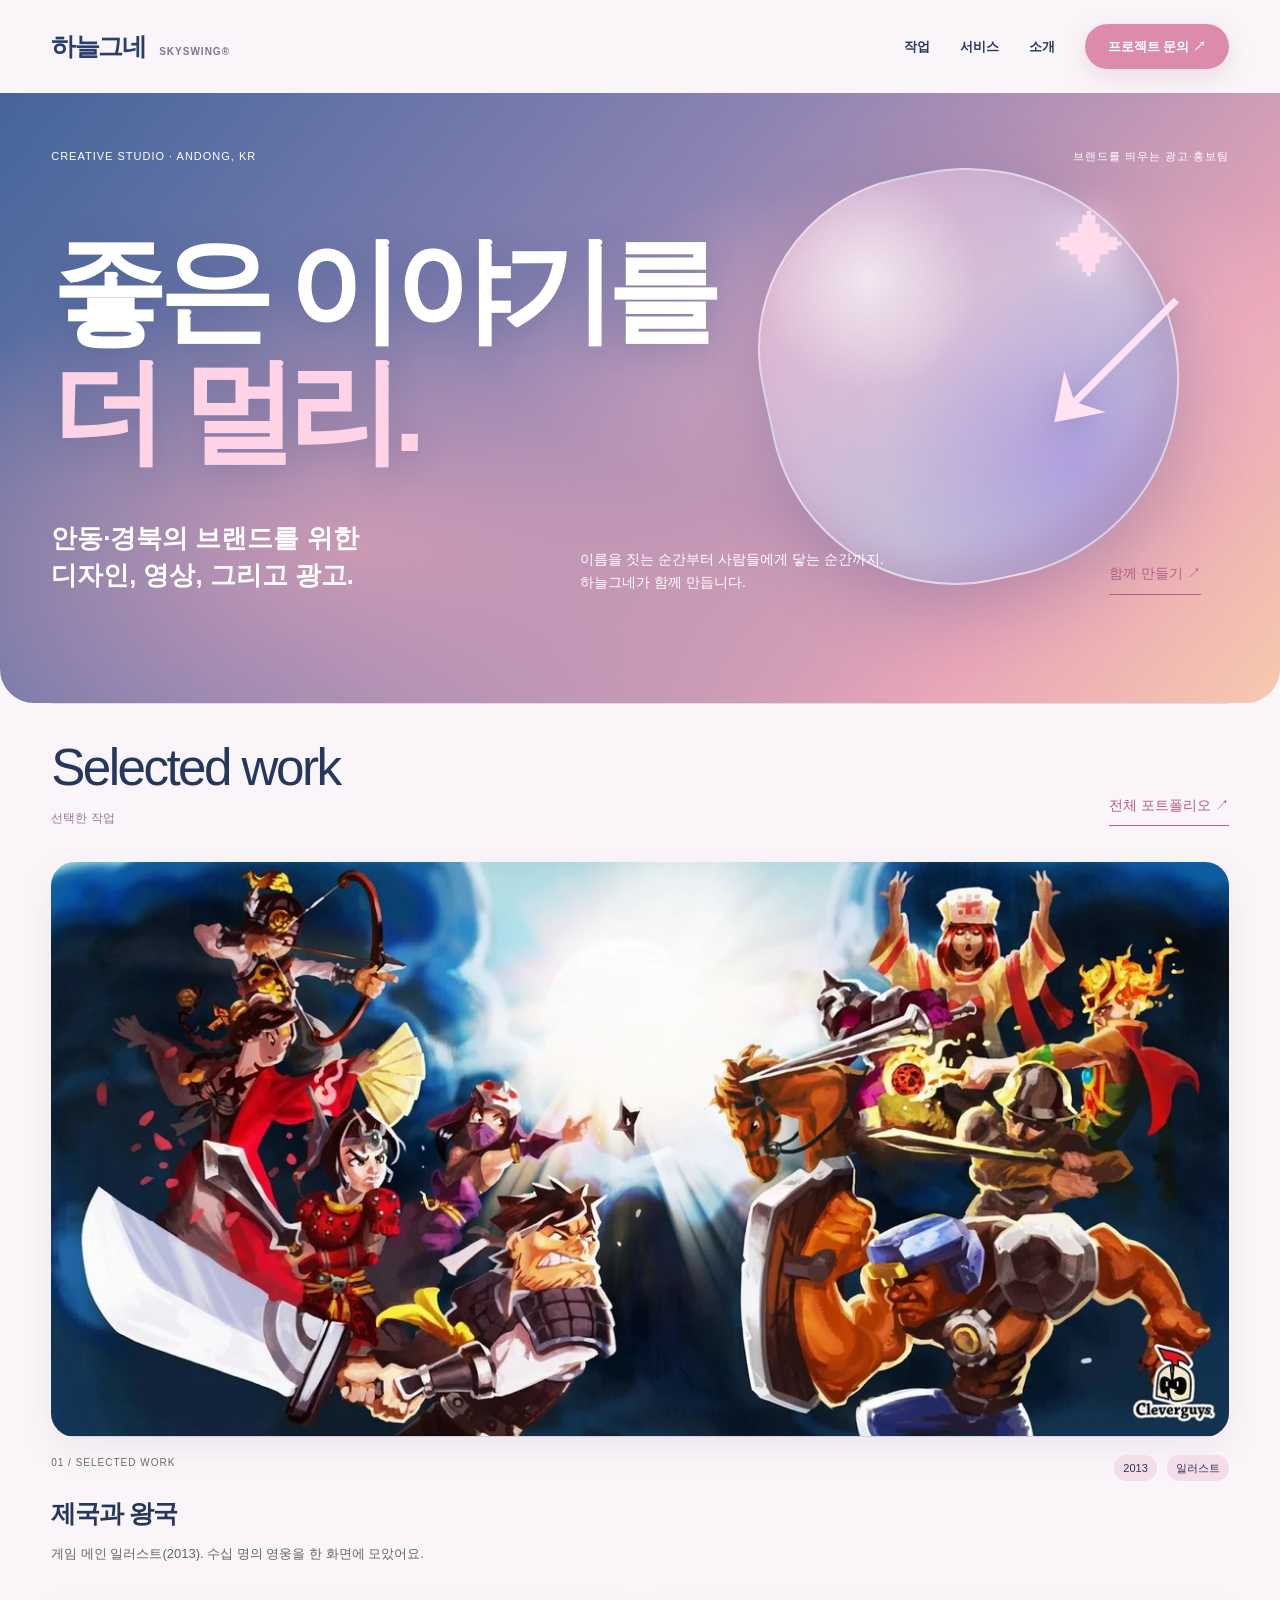
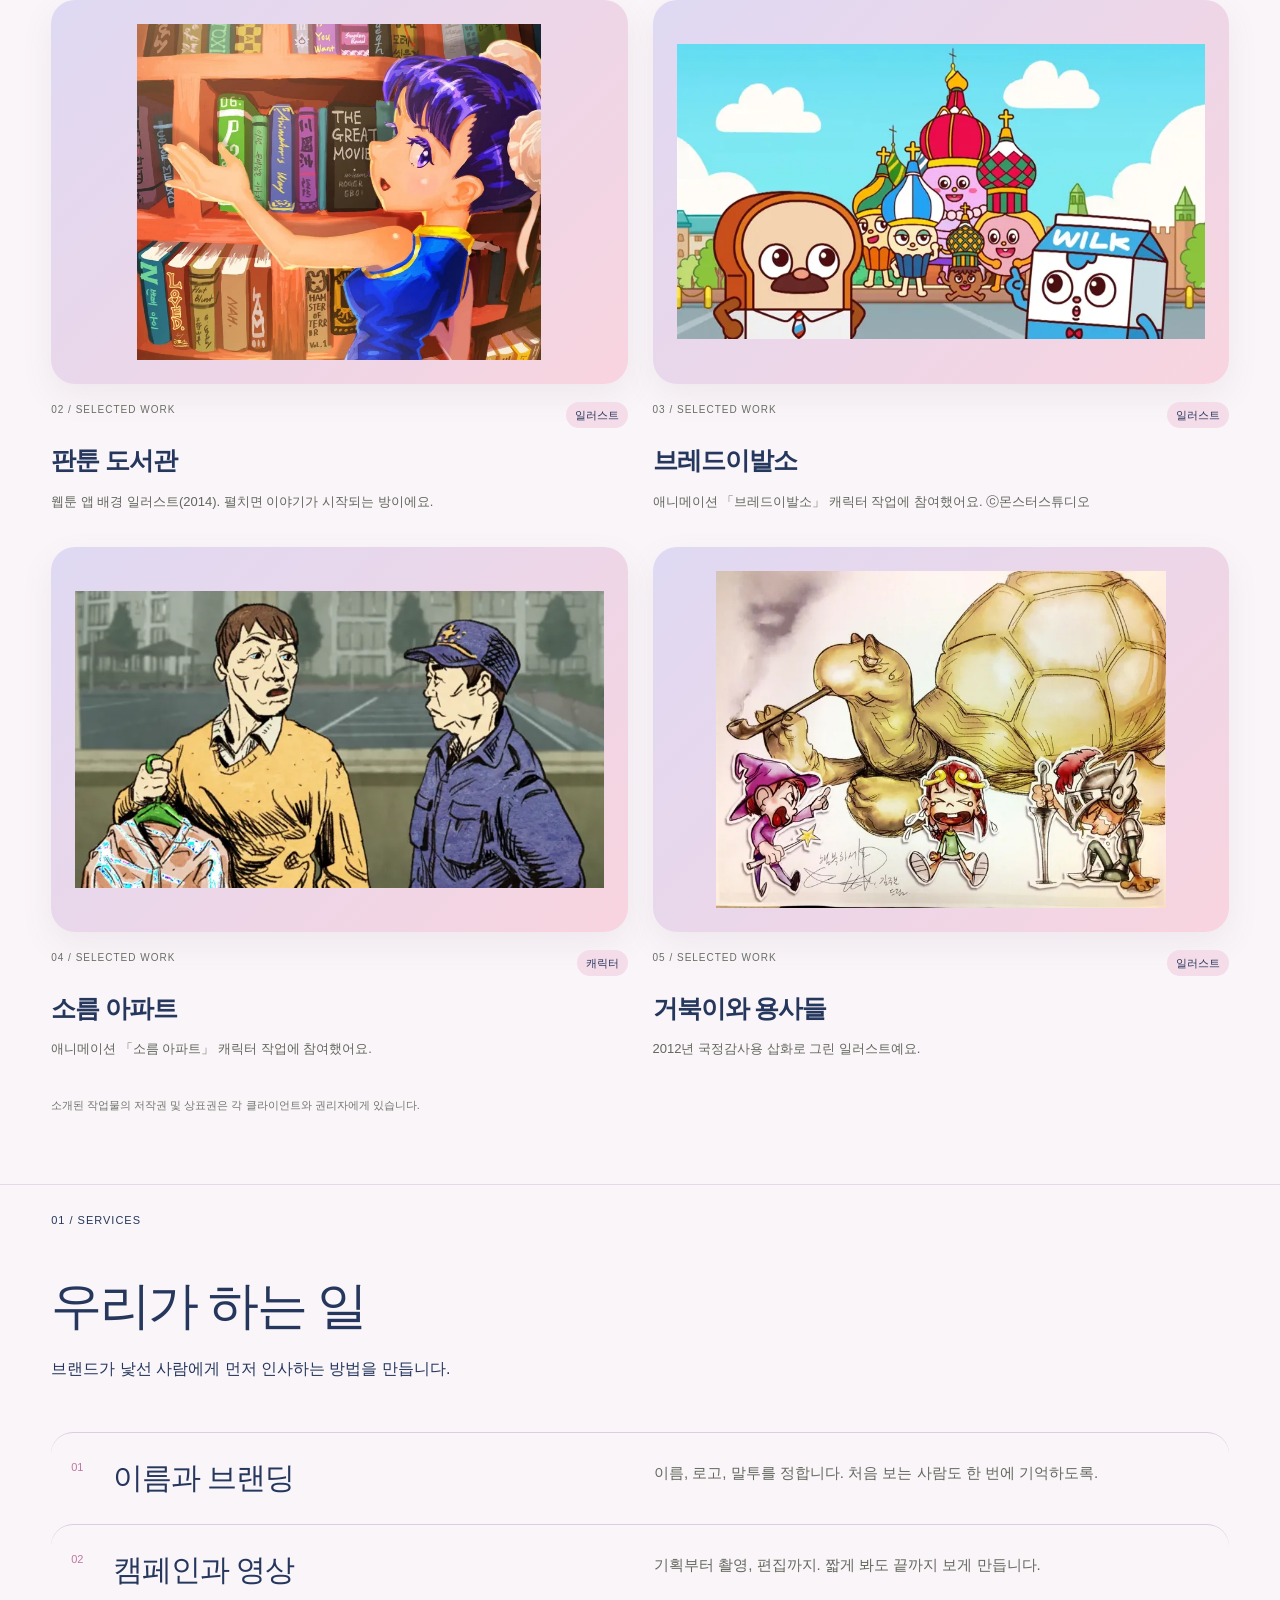
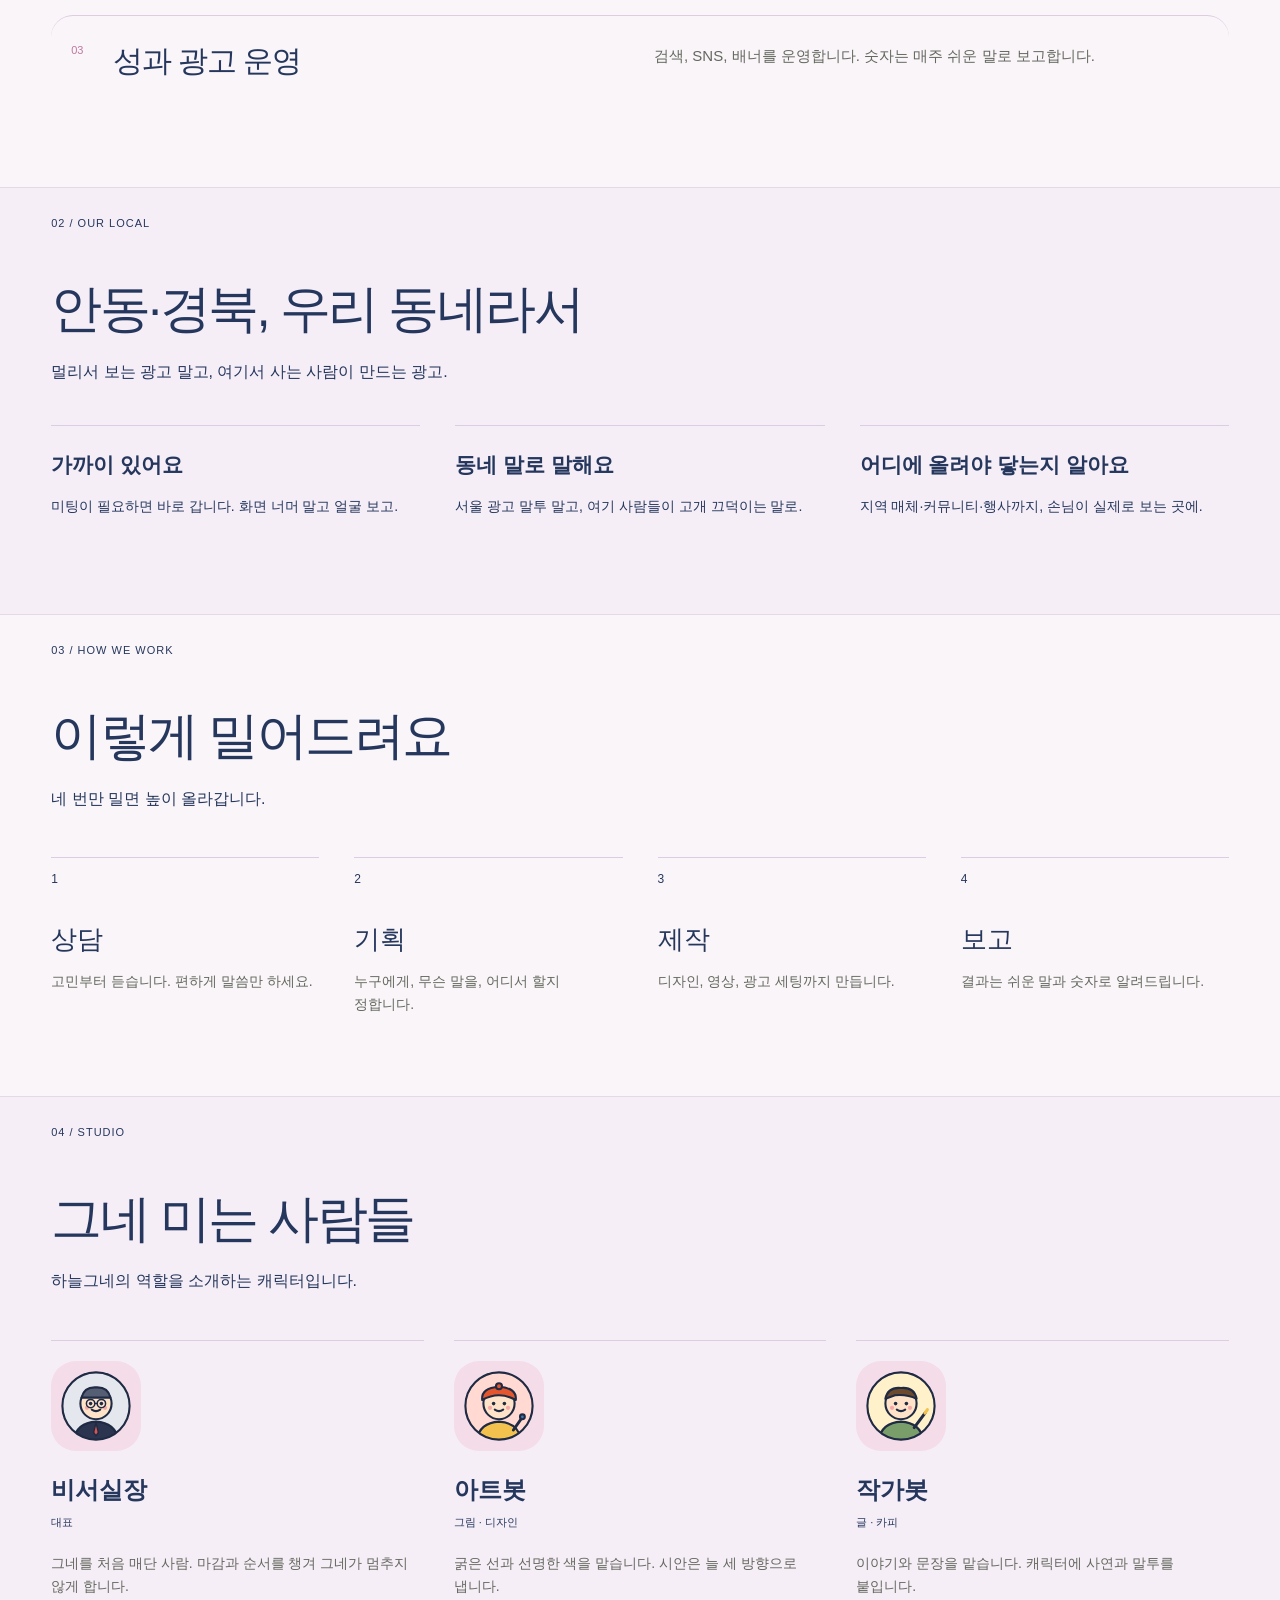
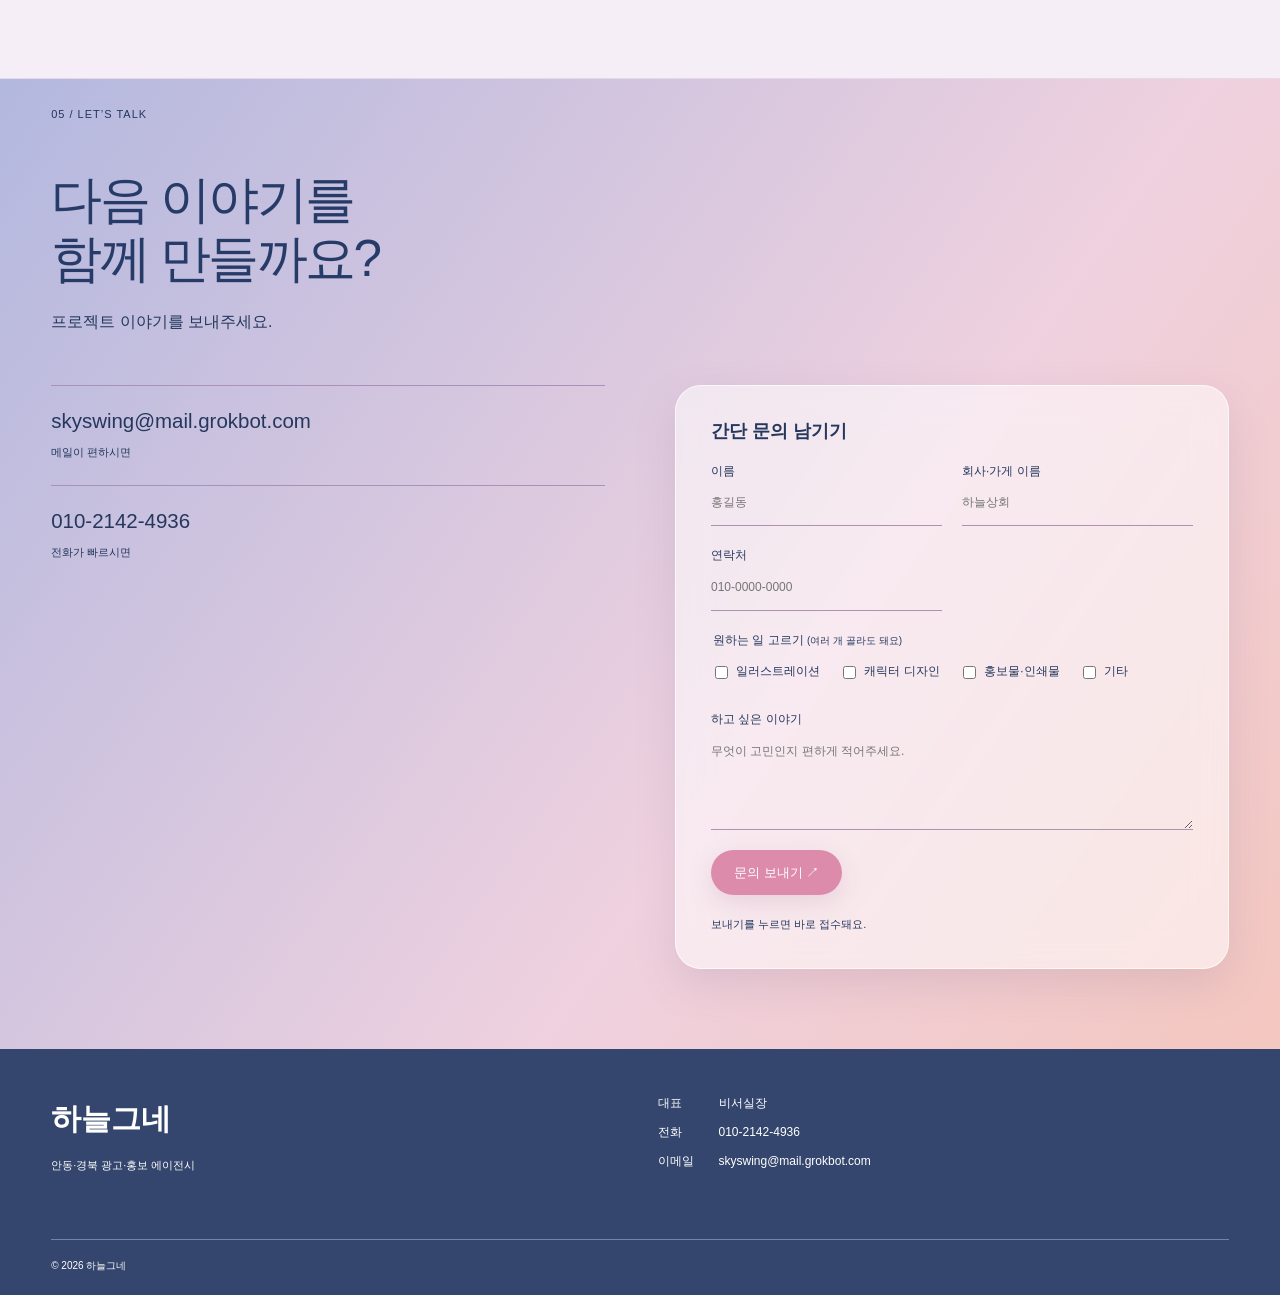
<file: index.html>
<!DOCTYPE html>
<html lang="ko"><head>
<meta charset="utf-8"/>
<meta content="width=device-width, initial-scale=1, viewport-fit=cover" name="viewport"/>
<title>하늘그네 · 안동·경북 광고·홍보 에이전시</title>
<meta content="하늘그네는 안동·경북의 브랜드를 띄우는 광고·홍보 에이전시입니다. 브랜딩, 캠페인·영상, 성과 광고 운영까지. 광고, 한 번 쭉 밀어드립니다." name="description"/>
<meta content="#f3f3ef" name="theme-color"/>
<link href="https://skyswing.jubo.kim/" rel="canonical"/>
<!-- Open Graph / 카카오톡·SNS 공유 미리보기 -->
<meta content="website" property="og:type"/>
<meta content="ko_KR" property="og:locale"/>
<meta content="하늘그네" property="og:site_name"/>
<meta content="https://skyswing.jubo.kim/" property="og:url"/>
<meta content="하늘그네 · 안동·경북 광고·홍보 에이전시" property="og:title"/>
<meta content="광고, 한 번 쭉 밀어드립니다. 안동·경북 브랜드를 위한 브랜딩·캠페인·성과 광고." property="og:description"/>
<!-- TODO: 1200x630 공유 이미지를 만들어 /og-image.png 로 올려주세요 -->
<meta content="https://skyswing.jubo.kim/og-image.png" property="og:image"/>
<meta content="1200" property="og:image:width"/>
<meta content="630" property="og:image:height"/>
<meta content="summary_large_image" name="twitter:card"/>
<link href="assets/favicon.svg" rel="icon" type="image/svg+xml"/>
<link href="assets/apple-touch-icon.png" rel="apple-touch-icon"/>

<link crossorigin="" href="https://fonts.gstatic.com" rel="preconnect"/>


<link href="studio.css?v=20261018-2" rel="stylesheet"/></head><body><a class="skip-link" href="#main">본문으로 건너뛰기</a><header class="site-header"><a class="brand" href="index.html" aria-label="하늘그네 홈">하늘그네<span>SKYSWING®</span></a><nav aria-label="주 메뉴"><a href="index.html#cases">작업</a><a href="index.html#work">서비스</a><a href="index.html#team">소개</a><a class="nav-contact" href="index.html#contact">프로젝트 문의 ↗</a></nav></header><main id="main"><section class="hero wrap"><div class="eyebrow"><span>CREATIVE STUDIO · ANDONG, KR</span><span>브랜드를 띄우는 광고·홍보팀</span></div><h1>좋은 이야기를<br><span>더 멀리.</span><a class="hero-arrow" href="#cases" aria-label="대표 작업 보기">↙</a></h1><div class="hero-bottom"><p>안동·경북의 브랜드를 위한<br>디자인, 영상, 그리고 광고.</p><p>이름을 짓는 순간부터 사람들에게 닿는 순간까지.<br>하늘그네가 함께 만듭니다.</p><a href="#contact" class="text-link">함께 만들기 ↗</a></div></section><section id="cases" class="wrap"><div class="section-heading"><h2>Selected work<span>선택한 작업</span></h2><a class="text-link" href="gallery.html">전체 포트폴리오 ↗</a></div><div class="projects"><figure class="project">
<a aria-label="제국과 왕국 전체 작업 보기" class="slide-img" href="gallery.html"><img alt="동서양 판타지 전사들의 대결을 그린 게임 메인 일러스트" decoding="async" fetchpriority="high" height="585" loading="eager" sizes="(min-width: 1565px) 1440px, 92vw" src="assets/works/w-empire-720.webp" srcset="assets/works/w-empire-720.webp 720w, assets/works/w-empire-1200.webp 1200w" width="1200"/></a>
<figcaption><span class="project-index">01 / SELECTED WORK</span>
<p class="meta"><span class="chip">2013</span><span class="chip illu">일러스트</span></p>
<h3>제국과 왕국</h3>
<p class="desc">게임 메인 일러스트(2013). 수십 명의 영웅을 한 화면에 모았어요.</p>
</figcaption>
</figure><figure class="project">
<a aria-label="판툰 도서관 전체 작업 보기" class="slide-img" href="gallery.html"><img alt="밝은 만화풍 도서관 배경 그림" decoding="async" height="999" loading="lazy" sizes="(min-width: 760px) 46vw, 92vw" src="assets/works/w-library-720.webp" srcset="assets/works/w-library-720.webp 720w, assets/works/w-library-1200.webp 1200w" width="1200"/></a>
<figcaption><span class="project-index">02 / SELECTED WORK</span>
<p class="meta"><span class="chip illu">일러스트</span></p>
<h3>판툰 도서관</h3>
<p class="desc">웹툰 앱 배경 일러스트(2014). 펼치면 이야기가 시작되는 방이에요.</p>
</figcaption>
</figure><figure class="project">
<a aria-label="브레드이발소 전체 작업 보기" class="slide-img" href="gallery.html"><img alt="애니메이션 브레드이발소 장면: 브레드와 윌크가 성당 앞에 서 있는 모습" decoding="async" height="671" loading="lazy" sizes="(min-width: 760px) 46vw, 92vw" src="assets/works/c-bread-720.webp" srcset="assets/works/c-bread-720.webp 720w, assets/works/c-bread-1200.webp 1200w" width="1200"/></a>
<figcaption><span class="project-index">03 / SELECTED WORK</span>
<p class="meta"><span class="chip illu">일러스트</span></p>
<h3>브레드이발소</h3>
<p class="desc">애니메이션 「브레드이발소」 캐릭터 작업에 참여했어요. ⓒ몬스터스튜디오</p>
</figcaption>
</figure><figure class="project">
<a aria-label="소름 아파트 전체 작업 보기" class="slide-img" href="gallery.html"><img alt="애니메이션 소름 아파트 세탁소의 두 남성 캐릭터가 대화하는 장면" decoding="async" height="675" loading="lazy" sizes="(min-width: 760px) 46vw, 92vw" src="assets/works/c-goosebumps-720.webp" srcset="assets/works/c-goosebumps-720.webp 720w, assets/works/c-goosebumps-1200.webp 1200w" width="1200"/></a>
<figcaption><span class="project-index">04 / SELECTED WORK</span>
<p class="meta"><span class="chip char">캐릭터</span></p>
<h3>소름 아파트</h3>
<p class="desc">애니메이션 「소름 아파트」 캐릭터 작업에 참여했어요.</p>
</figcaption>
</figure><figure class="project">
<a aria-label="거북이와 용사들 전체 작업 보기" class="slide-img" href="gallery.html"><img alt="거대한 거북이 앞에서 화를 내는 세 명의 게임 용사 캐릭터 일러스트" decoding="async" height="896" loading="lazy" sizes="(min-width: 760px) 46vw, 92vw" src="assets/works/c-turtle-720.webp" srcset="assets/works/c-turtle-720.webp 720w, assets/works/c-turtle-1200.webp 1200w" width="1200"/></a>
<figcaption><span class="project-index">05 / SELECTED WORK</span>
<p class="meta"><span class="chip illu">일러스트</span></p>
<h3>거북이와 용사들</h3>
<p class="desc">2012년 국정감사용 삽화로 그린 일러스트예요.</p>
</figcaption>
</figure></div><p class="rights">소개된 작업물의 저작권 및 상표권은 각 클라이언트와 권리자에게 있습니다.</p></section><section class="sheet" id="work"><div class="section-label wrap">01 / SERVICES</div><div class="wrap">
<h2>우리가 하는 일</h2>
<p>브랜드가 낯선 사람에게 먼저 인사하는 방법을 만듭니다.</p>
<div class="cards">
<div class="card"><h3>이름과 브랜딩</h3><p>이름, 로고, 말투를 정합니다. 처음 보는 사람도 한 번에 기억하도록.</p></div>
<div class="card"><h3>캠페인과 영상</h3><p>기획부터 촬영, 편집까지. 짧게 봐도 끝까지 보게 만듭니다.</p></div>
<div class="card"><h3>성과 광고 운영</h3><p>검색, SNS, 배너를 운영합니다. 숫자는 매주 쉬운 말로 보고합니다.</p></div>
</div>
</div></section><section class="sheet" id="local"><div class="section-label wrap">02 / OUR LOCAL</div><div class="wrap">
<div class="hd"><h2>안동·경북, 우리 동네라서</h2></div>
<p class="lead">멀리서 보는 광고 말고, 여기서 사는 사람이 만드는 광고.</p>
<div class="local">

<ul class="points">
<li><b>가까이 있어요</b>미팅이 필요하면 바로 갑니다. 화면 너머 말고 얼굴 보고.</li>
<li><b>동네 말로 말해요</b>서울 광고 말투 말고, 여기 사람들이 고개 끄덕이는 말로.</li>
<li><b>어디에 올려야 닿는지 알아요</b>지역 매체·커뮤니티·행사까지, 손님이 실제로 보는 곳에.</li>
</ul>
</div>
</div></section><section class="sheet" id="process"><div class="section-label wrap">03 / HOW WE WORK</div><div class="wrap">
<h2>이렇게 밀어드려요</h2>
<p class="lead">네 번만 밀면 높이 올라갑니다.</p>
<ol class="steps">
<li class="step"><span class="n">1</span><h3>상담</h3><p>고민부터 듣습니다. 편하게 말씀만 하세요.</p></li>
<li class="step"><span class="n">2</span><h3>기획</h3><p>누구에게, 무슨 말을, 어디서 할지 정합니다.</p></li>
<li class="step"><span class="n">3</span><h3>제작</h3><p>디자인, 영상, 광고 세팅까지 만듭니다.</p></li>
<li class="step"><span class="n">4</span><h3>보고</h3><p>결과는 쉬운 말과 숫자로 알려드립니다.</p></li>
</ol>
</div></section><section class="sheet tint" id="team"><div class="section-label wrap">04 / STUDIO</div><div class="wrap">
<div class="hd"><h2>그네 미는 사람들</h2></div>
<p class="lead">하늘그네의 역할을 소개하는 캐릭터입니다.</p>
<div class="team">
<div class="member boss">
<img alt="비서실장 캐릭터 그림" class="av" height="116" src="assets/team/chief.svg" width="116"/>
<h3>비서실장</h3>
<span class="role">대표</span>
<p>그네를 처음 매단 사람. 마감과 순서를 챙겨 그네가 멈추지 않게 합니다.</p>
</div>
<div class="member">
<img alt="아트봇 캐릭터 그림" class="av" height="116" src="assets/team/artbot.svg" width="116"/>
<h3>아트봇</h3>
<span class="role">그림 · 디자인</span>
<p>굵은 선과 선명한 색을 맡습니다. 시안은 늘 세 방향으로 냅니다.</p>
</div>
<div class="member">
<img alt="작가봇 캐릭터 그림" class="av" height="116" src="assets/team/writerbot.svg" width="116"/>
<h3>작가봇</h3>
<span class="role">글 · 카피</span>
<p>이야기와 문장을 맡습니다. 캐릭터에 사연과 말투를 붙입니다.</p>
</div>
</div>
</div></section><section class="sheet contact" id="contact"><div class="section-label wrap">05 / LET’S TALK</div><div class="wrap">
<h2>다음 이야기를
함께 만들까요?</h2>
<p class="lead">프로젝트 이야기를 보내주세요.</p>
<div class="contact-grid">
<div class="ways">
<a class="way mail" href="mailto:skyswing@mail.grokbot.com"><span class="ic">✉️</span><span>skyswing@mail.grokbot.com<small>메일이 편하시면</small></span></a>
<a class="way tel" href="tel:+821021424936"><span class="ic">📞</span><span><span>010-2142-4936</span><small>전화가 빠르시면</small></span></a>
</div>
<form class="inq" id="inq" novalidate="">
<h3>간단 문의 남기기</h3>
<div class="row2">
<label>이름<input autocomplete="name" name="name" placeholder="홍길동"/></label>
<label>회사·가게 이름<input autocomplete="organization" name="company" placeholder="하늘상회"/></label>
</div>
<div class="row2">
<label>연락처<input autocomplete="tel" name="phone" placeholder="010-0000-0000" type="tel"/></label>
</div>
<fieldset class="picks"><legend>원하는 일 고르기 <small>(여러 개 골라도 돼요)</small></legend>
<label class="pick"><input name="want" type="checkbox" value="일러스트레이션"/><span>일러스트레이션</span></label>
<label class="pick"><input name="want" type="checkbox" value="캐릭터 디자인"/><span>캐릭터 디자인</span></label>
<label class="pick"><input name="want" type="checkbox" value="홍보물·인쇄물"/><span>홍보물·인쇄물</span></label>
<label class="pick"><input name="want" type="checkbox" value="기타"/><span>기타</span></label>
</fieldset>
<label>하고 싶은 이야기<textarea name="msg" placeholder="무엇이 고민인지 편하게 적어주세요."></textarea></label>
<button class="btn" type="submit">문의 보내기 ↗</button>
<p aria-live="polite" class="fine" role="status">보내기를 누르면 바로 접수돼요.</p>
</form>
</div>
</div></section><footer class="foot">
<div class="in">
<div class="name">하늘그네<small>안동·경북 광고·홍보 에이전시</small></div>
<dl>
<dt>대표</dt><dd>비서실장</dd>
<dt>전화</dt><dd><a href="tel:+821021424936">010-2142-4936</a></dd>
<dt>이메일</dt><dd><a href="mailto:skyswing@mail.grokbot.com">skyswing@mail.grokbot.com</a></dd>
</dl>
<div class="copy"><span>© 2026 하늘그네</span></div>
</div>
</footer></main><script>/* 간단 문의: Web3Forms로 바로 접수 (skyswing@mail.grokbot.com) */
(function(){
  var f=document.getElementById('inq'),b=f.querySelector('button'),note=f.querySelector('.fine');
  f.addEventListener('submit',function(e){
    e.preventDefault();
    var v=function(n){return (f.elements[n].value||'').trim();};
    if(!v('name')||!(v('phone')||v('msg'))){note.textContent='이름과 연락처(또는 내용)를 적어 주세요.';return;}
    b.disabled=true;note.textContent='보내는 중이에요…';
    fetch('https://api.web3forms.com/submit',{method:'POST',headers:{'Content-Type':'application/json','Accept':'application/json'},
      body:JSON.stringify({access_key:'ccf8f8a4-c99c-4911-995d-a8d979423d2a',subject:'[하늘그네 문의] '+(v('company')||v('name')),from_name:'하늘그네 홈페이지','이름':v('name'),'회사·가게':v('company'),'연락처':v('phone'),'원하는 일':[].slice.call(f.querySelectorAll('input[name=want]:checked')).map(function(x){return x.value;}).join(', ')||'선택 안 함','내용':v('msg')})})
    .then(function(r){return r.json();}).then(function(d){
      if(d.success==='true'||d.success===true){f.reset();note.textContent='잘 받았어요! 하루 안에 연락드릴게요.';}
      else throw 0;
    }).catch(function(){note.innerHTML='전송이 안 됐어요. <a href="mailto:skyswing@mail.grokbot.com">skyswing@mail.grokbot.com</a>으로 메일 주세요.';})
    .then(function(){b.disabled=false;});
  });
})();
</script></body></html>
</file>
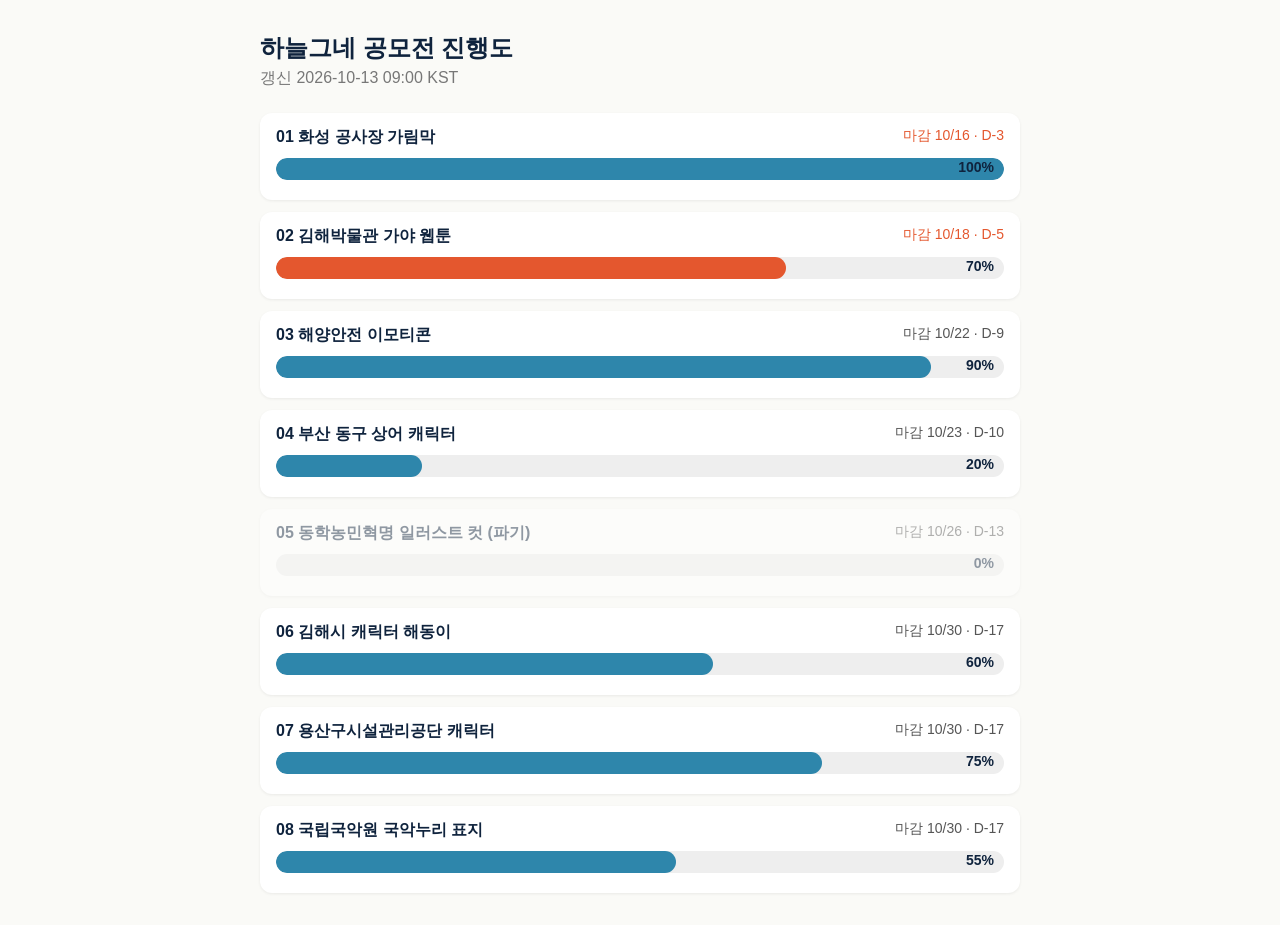
<file: progress-page/index.html>
<!doctype html><html lang="ko"><head><meta charset="utf-8"><meta name="viewport" content="width=device-width,initial-scale=1"><title>하늘그네 공모전 진행도</title>
<style>body{font-family:-apple-system,"Apple SD Gothic Neo","Noto Sans KR",sans-serif;max-width:760px;margin:32px auto;padding:0 16px;color:#0F233D;background:#fafaf7}h1{font-size:24px;margin:0}.up{color:#777;margin:4px 0 24px}
.row{background:#fff;border-radius:12px;padding:14px 16px;margin-bottom:12px;box-shadow:0 1px 3px #0001}.dead{opacity:.45}.hd{display:flex;justify-content:space-between;gap:8px;flex-wrap:wrap}.dl{font-size:14px}
.bar{position:relative;height:22px;background:#eee;border-radius:11px;margin:10px 0 6px;overflow:hidden}.fill{height:100%;border-radius:11px}.bar span{position:absolute;right:10px;top:1px;font-size:14px;font-weight:700}.nt{font-size:14px;color:#555}</style></head>
<body><h1>하늘그네 공모전 진행도</h1><p class="up">갱신 2026-10-13 09:00 KST</p><div class="row"><div class="hd"><b>01 화성 공사장 가림막</b><span class="dl" style="color:#e4572e">마감 10/16 · D-3</span></div>
<div class="bar"><div class="fill" style="width:100%;background:#2e86ab"></div><span>100%</span></div></div><div class="row"><div class="hd"><b>02 김해박물관 가야 웹툰</b><span class="dl" style="color:#e4572e">마감 10/18 · D-5</span></div>
<div class="bar"><div class="fill" style="width:70%;background:#e4572e"></div><span>70%</span></div></div><div class="row"><div class="hd"><b>03 해양안전 이모티콘</b><span class="dl" style="color:#555">마감 10/22 · D-9</span></div>
<div class="bar"><div class="fill" style="width:90%;background:#2e86ab"></div><span>90%</span></div></div><div class="row"><div class="hd"><b>04 부산 동구 상어 캐릭터</b><span class="dl" style="color:#555">마감 10/23 · D-10</span></div>
<div class="bar"><div class="fill" style="width:20%;background:#2e86ab"></div><span>20%</span></div></div><div class="row dead"><div class="hd"><b>05 동학농민혁명 일러스트 컷 (파기)</b><span class="dl" style="color:#555">마감 10/26 · D-13</span></div>
<div class="bar"><div class="fill" style="width:0%;background:#bbb"></div><span>0%</span></div></div><div class="row"><div class="hd"><b>06 김해시 캐릭터 해동이</b><span class="dl" style="color:#555">마감 10/30 · D-17</span></div>
<div class="bar"><div class="fill" style="width:60%;background:#2e86ab"></div><span>60%</span></div></div><div class="row"><div class="hd"><b>07 용산구시설관리공단 캐릭터</b><span class="dl" style="color:#555">마감 10/30 · D-17</span></div>
<div class="bar"><div class="fill" style="width:75%;background:#2e86ab"></div><span>75%</span></div></div><div class="row"><div class="hd"><b>08 국립국악원 국악누리 표지</b><span class="dl" style="color:#555">마감 10/30 · D-17</span></div>
<div class="bar"><div class="fill" style="width:55%;background:#2e86ab"></div><span>55%</span></div></div></body></html>
</file>
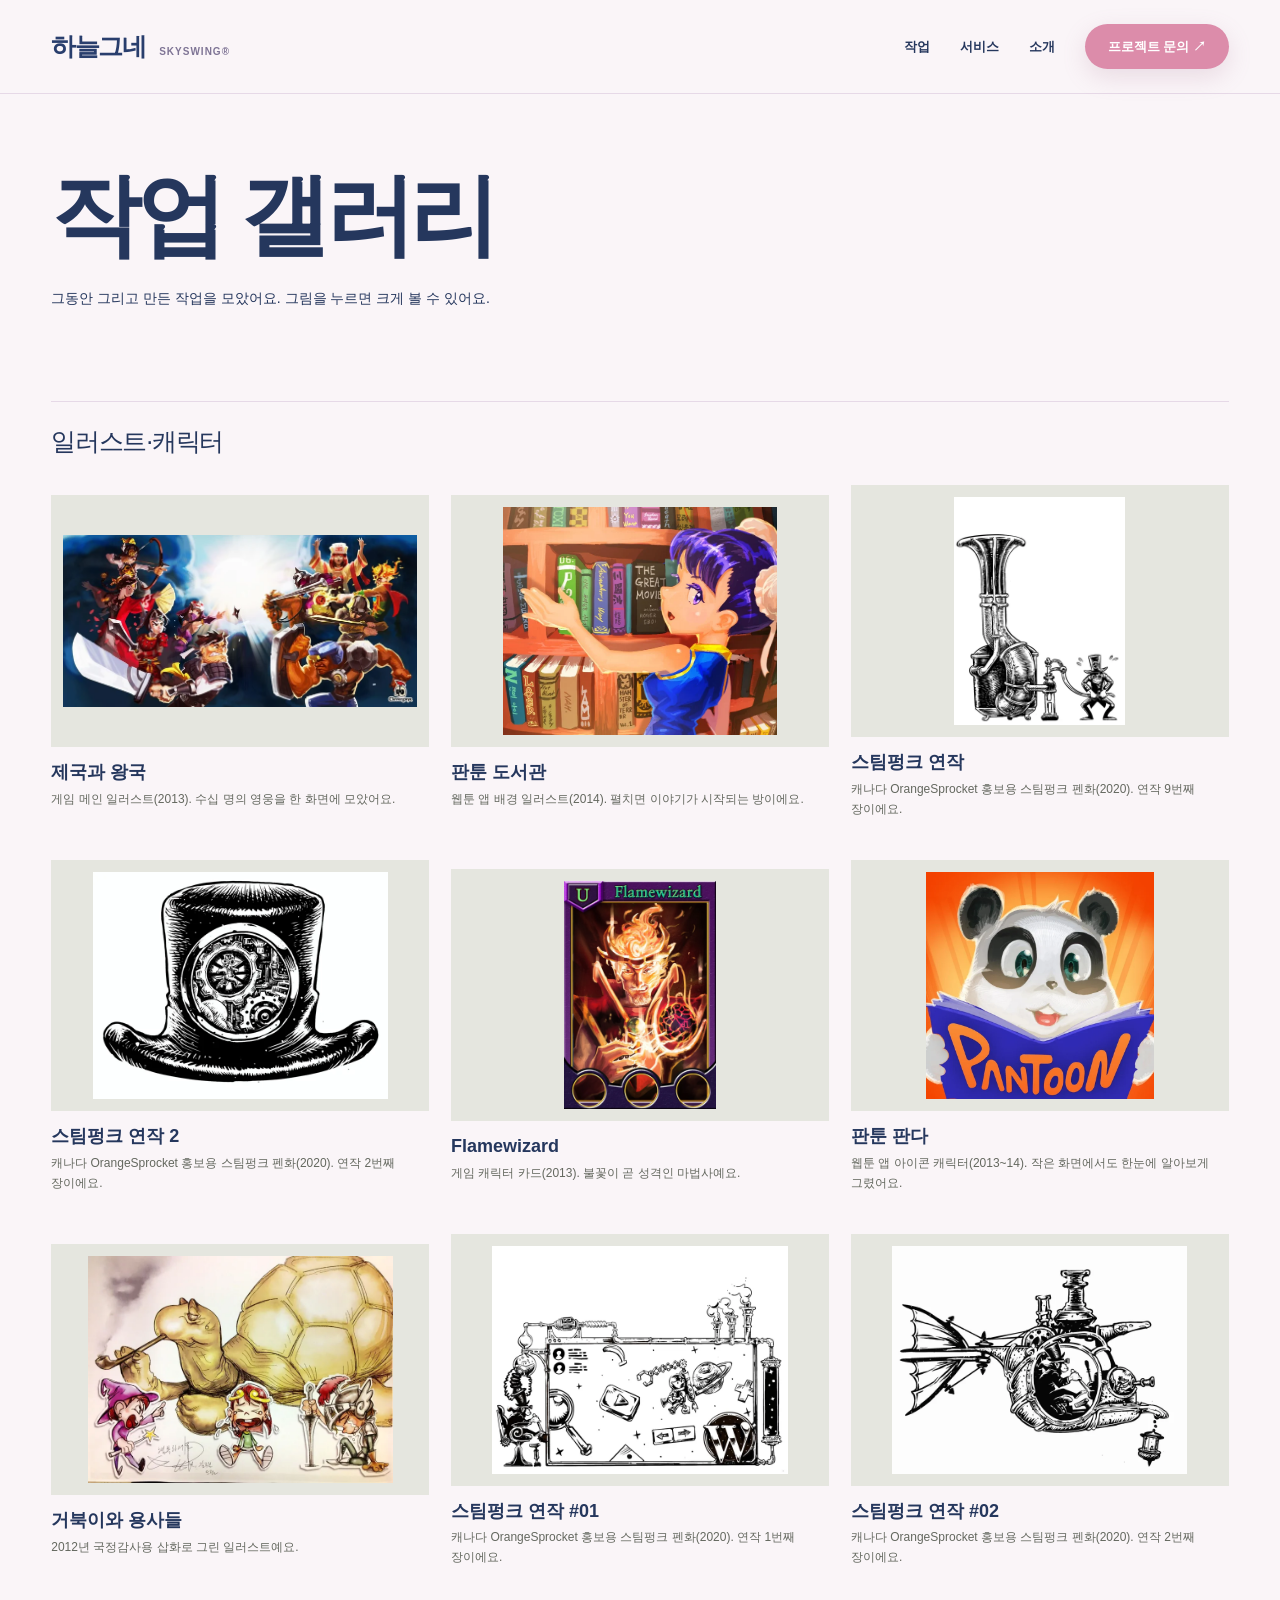
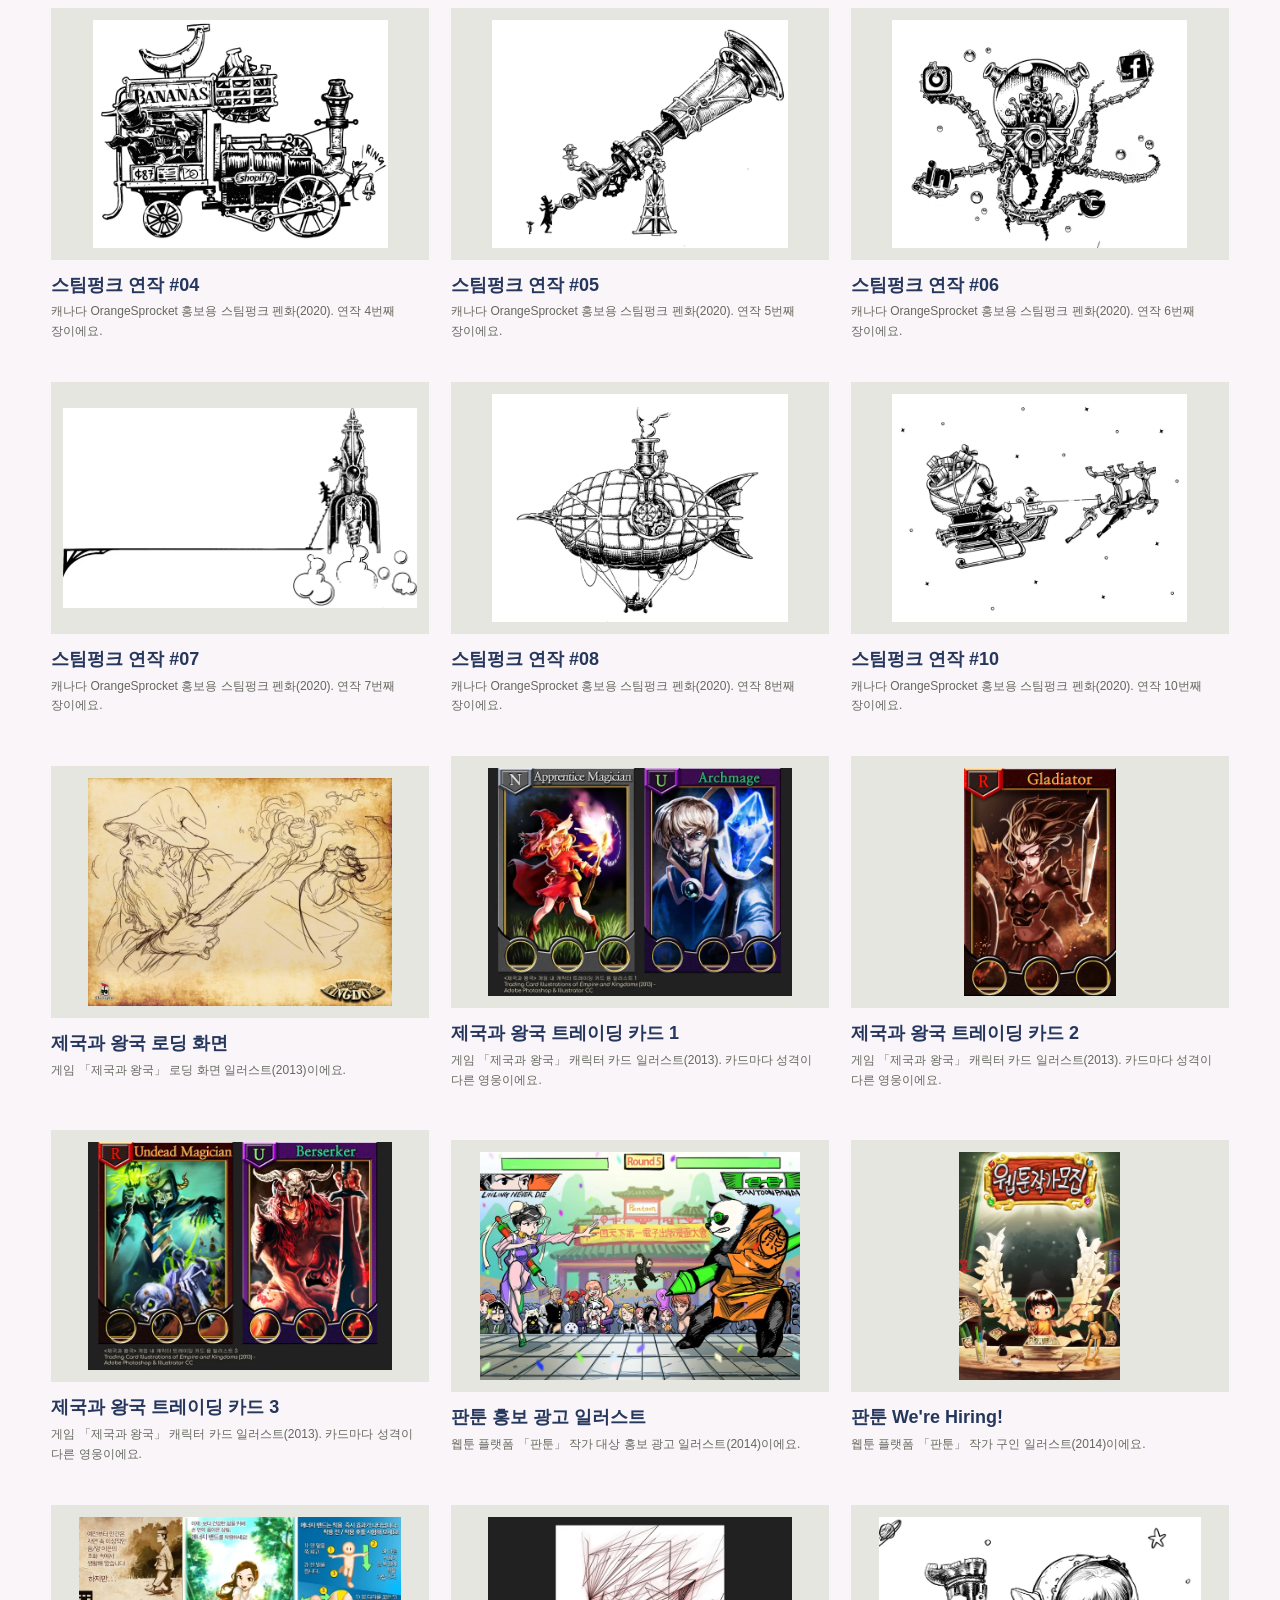
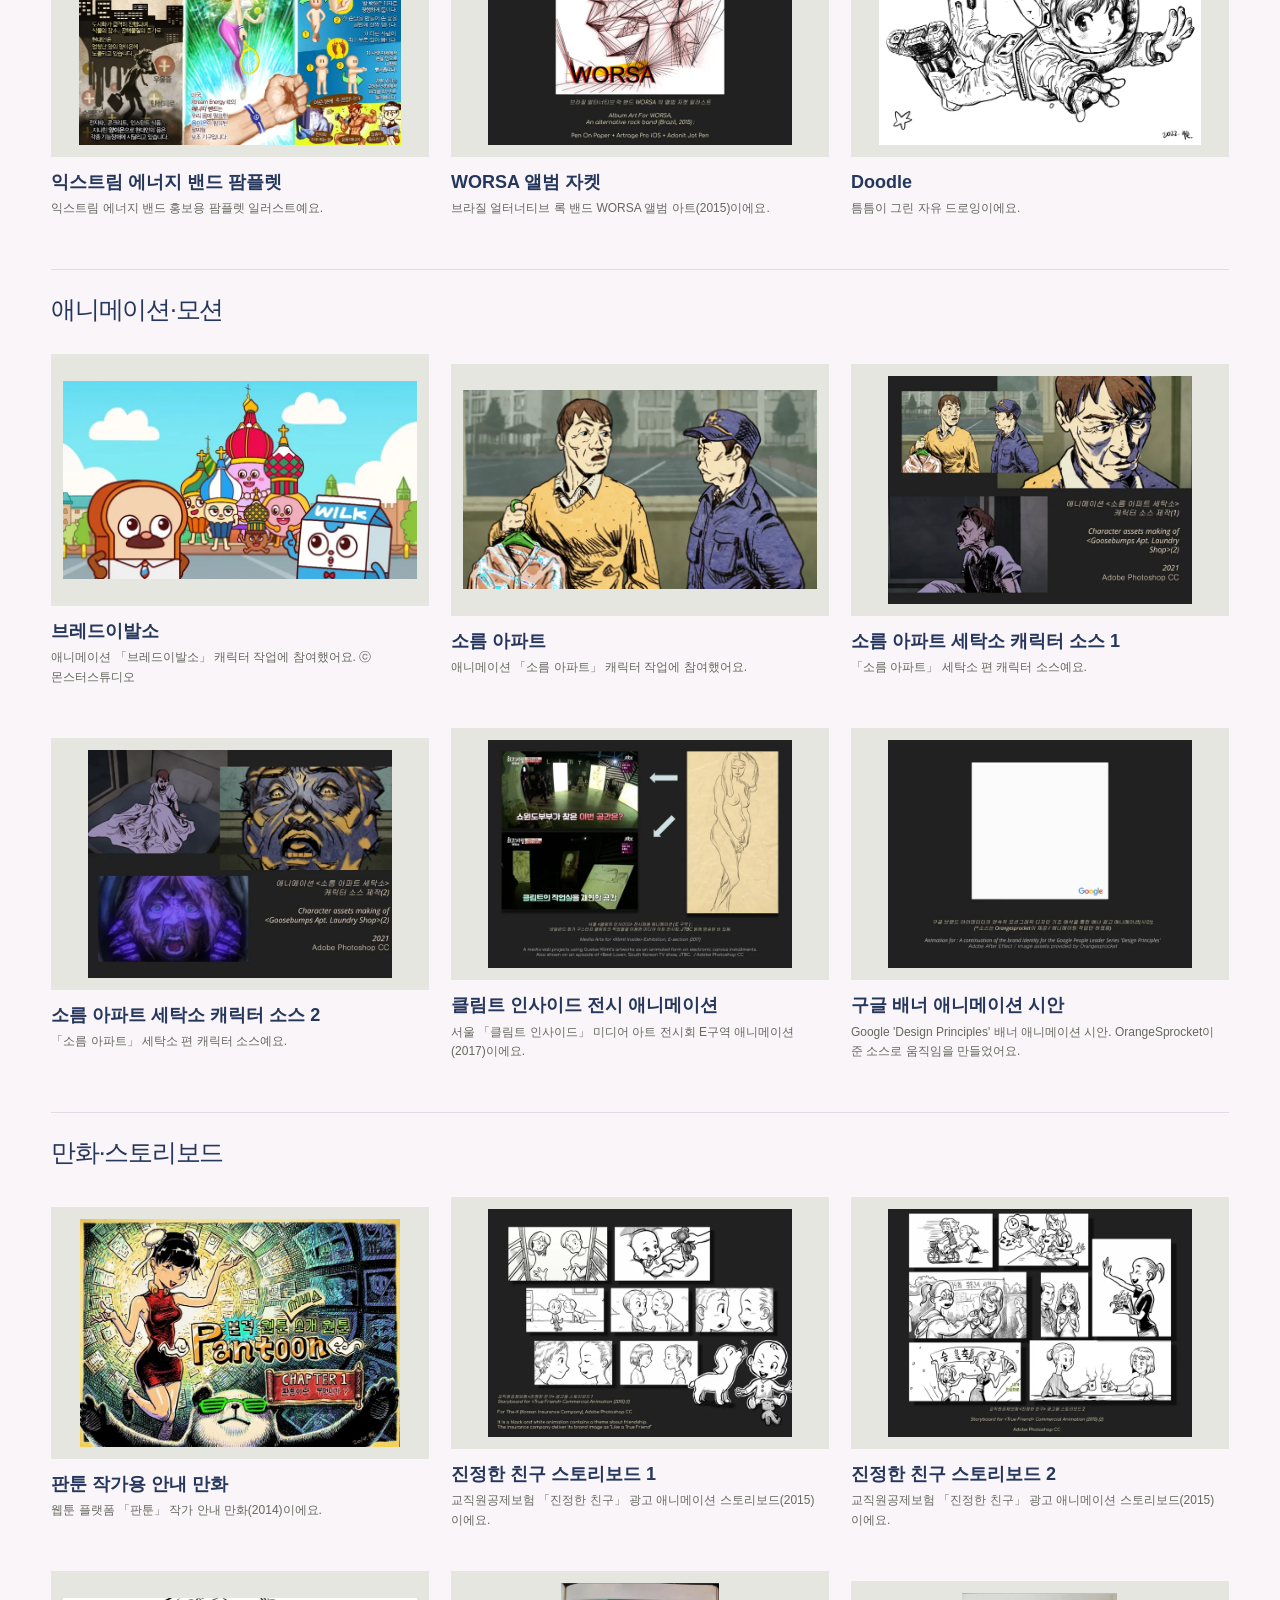
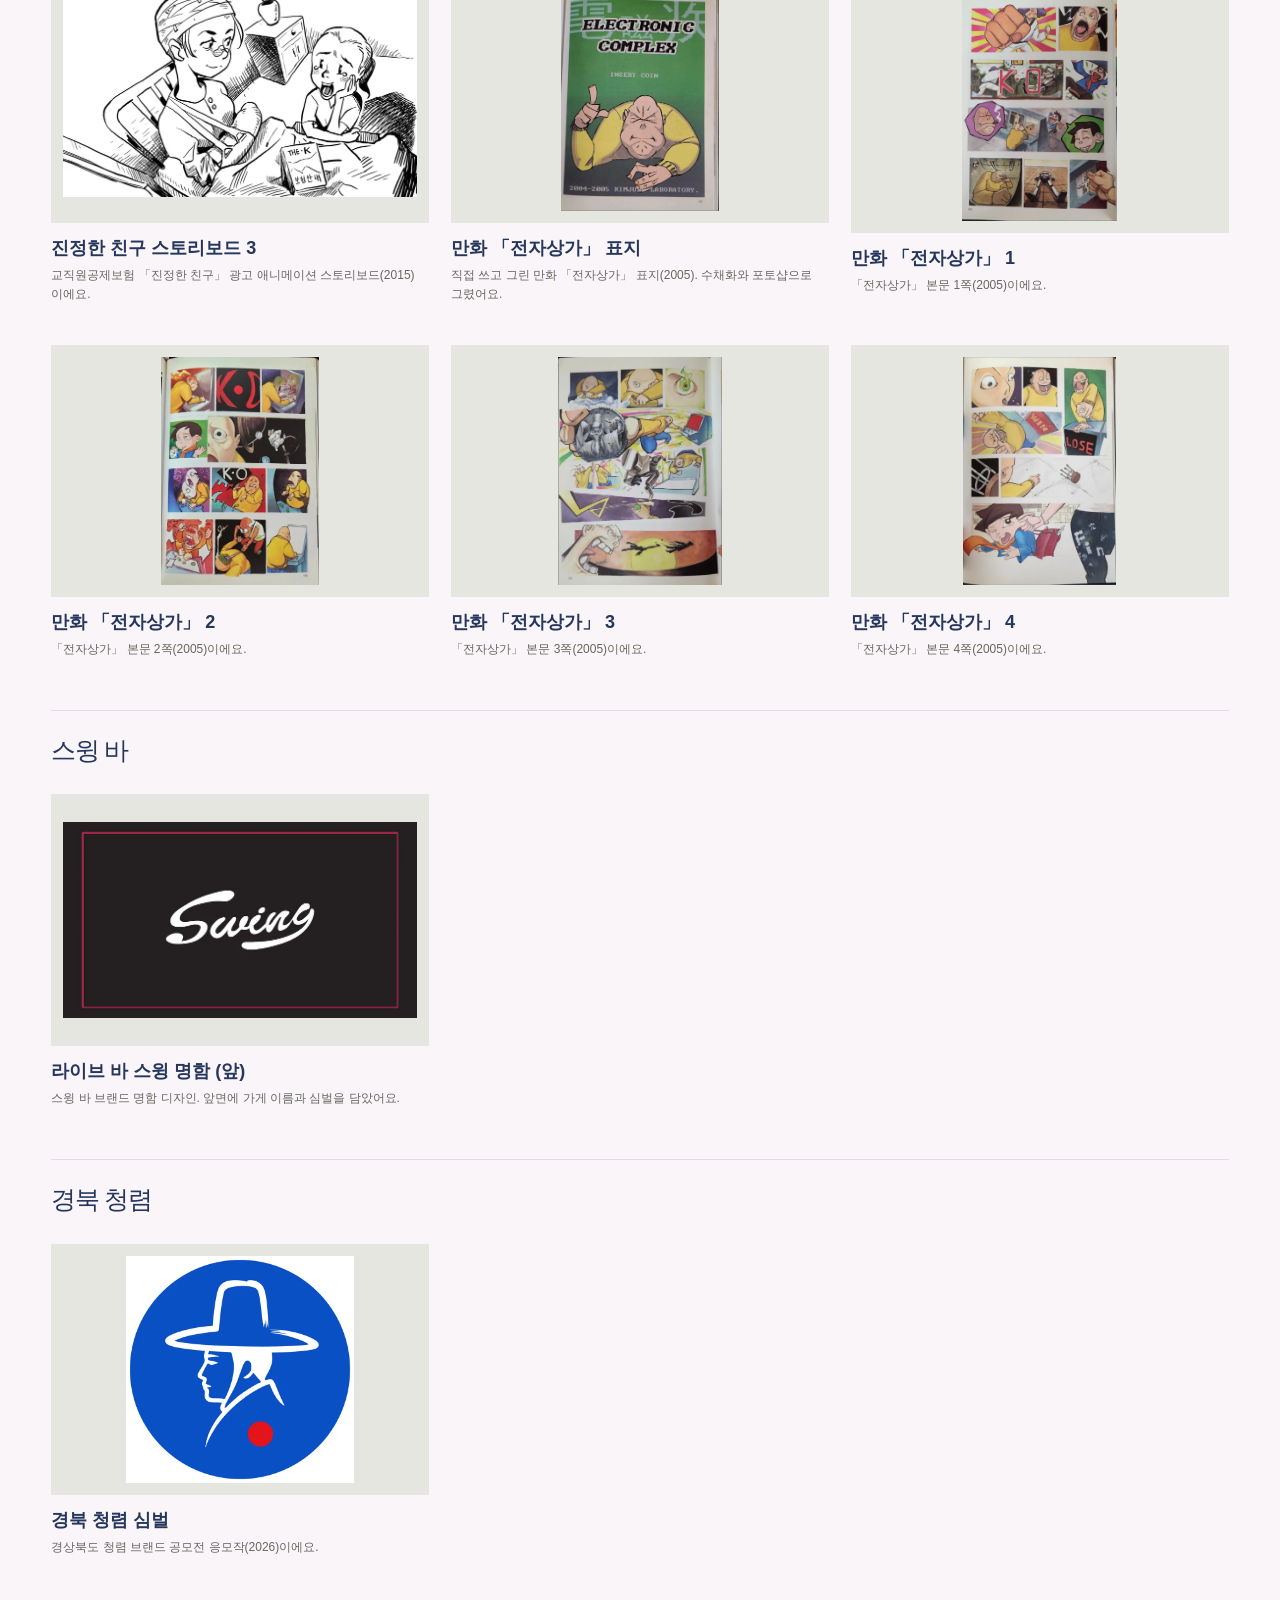
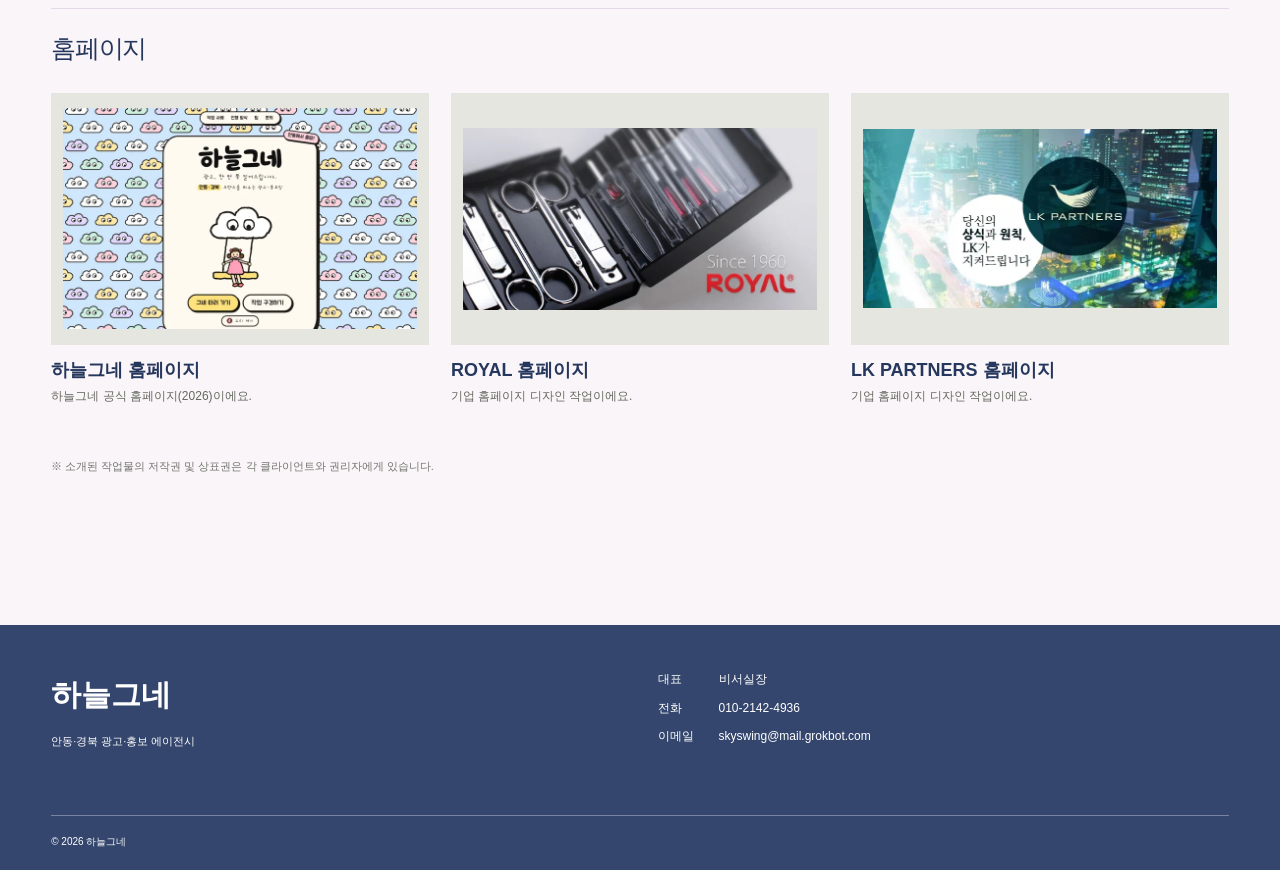
<file: gallery.html>
<!DOCTYPE html>

<html lang="ko">
<head>
<meta charset="utf-8"/>
<meta content="width=device-width, initial-scale=1, viewport-fit=cover" name="viewport"/>
<title>작업 갤러리 · 하늘그네</title>
<meta content="하늘그네는 안동·경북의 브랜드를 띄우는 광고·홍보 에이전시입니다. 브랜딩, 캠페인·영상, 성과 광고 운영까지. 광고, 한 번 쭉 밀어드립니다." name="description"/>
<meta content="#cfe6fb" name="theme-color"/>
<link href="https://skyswing.jubo.kim/gallery.html" rel="canonical"/>
<!-- Open Graph / 카카오톡·SNS 공유 미리보기 -->
<meta content="website" property="og:type"/>
<meta content="ko_KR" property="og:locale"/>
<meta content="하늘그네" property="og:site_name"/>
<meta content="https://skyswing.jubo.kim/gallery.html" property="og:url"/>
<meta content="작업 갤러리 · 하늘그네" property="og:title"/>
<meta content="광고, 한 번 쭉 밀어드립니다. 안동·경북 브랜드를 위한 브랜딩·캠페인·성과 광고." property="og:description"/>
<!-- TODO: 1200x630 공유 이미지를 만들어 /og-image.png 로 올려주세요 -->
<meta content="https://skyswing.jubo.kim/og-image.png" property="og:image"/>
<meta content="1200" property="og:image:width"/>
<meta content="630" property="og:image:height"/>
<meta content="summary_large_image" name="twitter:card"/>
<link href="assets/favicon.svg" rel="icon" type="image/svg+xml"/>
<link href="assets/apple-touch-icon.png" rel="apple-touch-icon"/>

<link crossorigin="" href="https://fonts.gstatic.com" rel="preconnect"/>


<link href="studio.css?v=20261018-2" rel="stylesheet"/><style>.gal-top{padding:70px 0 40px}.gal-top h1{font-size:clamp(45px,7vw,100px);letter-spacing:-.06em}.gal-top p{margin-top:20px;font-size:14px}.gsec{margin:50px 0}.gsec h2{font-size:25px;border-top:1px solid var(--line);padding-top:25px}.ggrid{display:grid;grid-template-columns:repeat(3,1fr);gap:40px 22px;margin-top:30px}.gitem{background:transparent;border:0;padding:0;text-align:left;color:inherit;font:inherit;min-width:0}.gitem .th{aspect-ratio:1.5;background:#e5e6df;display:flex;align-items:center;justify-content:center;overflow:hidden;padding:12px}.gitem img{width:100%;height:100%;object-fit:contain}.gitem h3{font-size:18px;margin:15px 0 7px}.gitem p{font-size:12px;color:#64685f}.lb{display:none;position:fixed;inset:0;z-index:100;background:#151815f5;place-items:center;padding:30px;overflow:auto}.lb.on{display:grid}.lb figure{margin:0;max-width:95vw;color:white;text-align:center}.lb img{max-height:78vh;max-width:90vw;object-fit:contain;margin:auto}.lb figcaption{font-size:13px;margin-top:15px}.lb button{position:fixed;right:20px;top:20px;width:45px;height:45px;font-size:25px;border:0;background:white}.gitem:hover h3{text-decoration:underline}@media(max-width:900px){.ggrid{grid-template-columns:1fr 1fr}}@media(max-width:550px){.ggrid{grid-template-columns:1fr}.gal-top{padding:45px 0 20px}}</style></head>
<body><a class="skip-link" href="#main">본문으로 건너뛰기</a><header class="site-header"><a aria-label="하늘그네 홈" class="brand" href="index.html">하늘그네<span>SKYSWING®</span></a><nav aria-label="주 메뉴"><a href="index.html#cases">작업</a><a href="index.html#work">서비스</a><a href="index.html#team">소개</a><a class="nav-contact" href="index.html#contact">프로젝트 문의 ↗</a></nav></header>
<main id="main">
<section class="sheet"><div class="wrap">
<div class="gal-top">

<h1>작업 갤러리</h1>
<p class="lead">그동안 그리고 만든 작업을 모았어요. 그림을 누르면 크게 볼 수 있어요.</p>
</div>
<div id="gal"></div>
<p class="rights">※ 소개된 작업물의 저작권 및 상표권은 각 클라이언트와 권리자에게 있습니다.</p>
</div></section>
<footer class="foot">
<div class="in">
<div class="name">하늘그네<small>안동·경북 광고·홍보 에이전시</small></div>
<dl>
<dt>대표</dt><dd>비서실장</dd>
<dt>전화</dt><dd><a href="tel:+821021424936">010-2142-4936</a></dd>
<dt>이메일</dt><dd><a href="mailto:skyswing@mail.grokbot.com">skyswing@mail.grokbot.com</a></dd>
</dl>
<div class="copy"><span>© 2026 하늘그네</span></div>
</div>
</footer>
</main>
<div aria-label="크게 보기" aria-modal="true" class="lb" id="lb" role="dialog"><button aria-label="닫기" type="button">×</button><figure><img alt=""/><figcaption></figcaption></figure></div>
<script>
/* 작품 데이터: caption만 바꿔 넣으면 됨 */
const WORKS=[
 {sec:"일러스트·캐릭터",img:"assets/works/w-empire",title:"제국과 왕국",caption:"게임 메인 일러스트(2013). 수십 명의 영웅을 한 화면에 모았어요."},
 {sec:"일러스트·캐릭터",img:"assets/works/w-library",title:"판툰 도서관",caption:"웹툰 앱 배경 일러스트(2014). 펼치면 이야기가 시작되는 방이에요."},
 {sec:"일러스트·캐릭터",img:"assets/works/w-orange",title:"스팀펑크 연작",caption:"캐나다 OrangeSprocket 홍보용 스팀펑크 펜화(2020). 연작 9번째 장이에요."},
 {sec:"일러스트·캐릭터",img:"assets/works/c-orange",title:"스팀펑크 연작 2",caption:"캐나다 OrangeSprocket 홍보용 스팀펑크 펜화(2020). 연작 2번째 장이에요."},
 {sec:"일러스트·캐릭터",img:"assets/works/w-flame",title:"Flamewizard",caption:"게임 캐릭터 카드(2013). 불꽃이 곧 성격인 마법사예요."},
 {sec:"일러스트·캐릭터",img:"assets/works/w-panda",title:"판툰 판다",caption:"웹툰 앱 아이콘 캐릭터(2013~14). 작은 화면에서도 한눈에 알아보게 그렸어요."},
 {sec:"애니메이션·모션",img:"assets/works/c-bread",title:"브레드이발소",caption:"애니메이션 「브레드이발소」 캐릭터 작업에 참여했어요. ⓒ몬스터스튜디오"},
 {sec:"애니메이션·모션",img:"assets/works/c-goosebumps",title:"소름 아파트",caption:"애니메이션 「소름 아파트」 캐릭터 작업에 참여했어요."},
 {sec:"애니메이션·모션",img:"assets/gallery/g-pf4",title:"소름 아파트 세탁소 캐릭터 소스 1",caption:"「소름 아파트」 세탁소 편 캐릭터 소스예요."},
 {sec:"애니메이션·모션",img:"assets/gallery/g-pf5",title:"소름 아파트 세탁소 캐릭터 소스 2",caption:"「소름 아파트」 세탁소 편 캐릭터 소스예요."},
 {sec:"애니메이션·모션",img:"assets/gallery/g-pf6",title:"클림트 인사이드 전시 애니메이션",caption:"서울 「클림트 인사이드」 미디어 아트 전시회 E구역 애니메이션(2017)이에요."},
 {sec:"애니메이션·모션",img:"assets/gallery/g-pf7",title:"구글 배너 애니메이션 시안",caption:"Google 'Design Principles' 배너 애니메이션 시안. OrangeSprocket이 준 소스로 움직임을 만들었어요."},
 {sec:"일러스트·캐릭터",img:"assets/works/c-turtle",title:"거북이와 용사들",caption:"2012년 국정감사용 삽화로 그린 일러스트예요."},
 {sec:"일러스트·캐릭터",img:"assets/gallery/g-pf9",title:"스팀펑크 연작 #01",caption:"캐나다 OrangeSprocket 홍보용 스팀펑크 펜화(2020). 연작 1번째 장이에요."},
 {sec:"일러스트·캐릭터",img:"assets/gallery/g-pf10",title:"스팀펑크 연작 #02",caption:"캐나다 OrangeSprocket 홍보용 스팀펑크 펜화(2020). 연작 2번째 장이에요."},
 {sec:"일러스트·캐릭터",img:"assets/gallery/g-pf12",title:"스팀펑크 연작 #04",caption:"캐나다 OrangeSprocket 홍보용 스팀펑크 펜화(2020). 연작 4번째 장이에요."},
 {sec:"일러스트·캐릭터",img:"assets/gallery/g-pf13",title:"스팀펑크 연작 #05",caption:"캐나다 OrangeSprocket 홍보용 스팀펑크 펜화(2020). 연작 5번째 장이에요."},
 {sec:"일러스트·캐릭터",img:"assets/gallery/g-pf14",title:"스팀펑크 연작 #06",caption:"캐나다 OrangeSprocket 홍보용 스팀펑크 펜화(2020). 연작 6번째 장이에요."},
 {sec:"일러스트·캐릭터",img:"assets/gallery/g-pf15",title:"스팀펑크 연작 #07",caption:"캐나다 OrangeSprocket 홍보용 스팀펑크 펜화(2020). 연작 7번째 장이에요."},
 {sec:"일러스트·캐릭터",img:"assets/gallery/g-pf16",title:"스팀펑크 연작 #08",caption:"캐나다 OrangeSprocket 홍보용 스팀펑크 펜화(2020). 연작 8번째 장이에요."},
 {sec:"일러스트·캐릭터",img:"assets/gallery/g-pf18",title:"스팀펑크 연작 #10",caption:"캐나다 OrangeSprocket 홍보용 스팀펑크 펜화(2020). 연작 10번째 장이에요."},
 {sec:"일러스트·캐릭터",img:"assets/gallery/g-pf23",title:"제국과 왕국 로딩 화면",caption:"게임 「제국과 왕국」 로딩 화면 일러스트(2013)이에요."},
 {sec:"일러스트·캐릭터",img:"assets/gallery/g-pf24",title:"제국과 왕국 트레이딩 카드 1",caption:"게임 「제국과 왕국」 캐릭터 카드 일러스트(2013). 카드마다 성격이 다른 영웅이에요."},
 {sec:"일러스트·캐릭터",img:"assets/gallery/g-pf25",title:"제국과 왕국 트레이딩 카드 2",caption:"게임 「제국과 왕국」 캐릭터 카드 일러스트(2013). 카드마다 성격이 다른 영웅이에요."},
 {sec:"일러스트·캐릭터",img:"assets/gallery/g-pf26",title:"제국과 왕국 트레이딩 카드 3",caption:"게임 「제국과 왕국」 캐릭터 카드 일러스트(2013). 카드마다 성격이 다른 영웅이에요."},
 {sec:"만화·스토리보드",img:"assets/gallery/g-pf28",title:"판툰 작가용 안내 만화",caption:"웹툰 플랫폼 「판툰」 작가 안내 만화(2014)이에요."},
 {sec:"일러스트·캐릭터",img:"assets/gallery/g-pf29",title:"판툰 홍보 광고 일러스트",caption:"웹툰 플랫폼 「판툰」 작가 대상 홍보 광고 일러스트(2014)이에요."},
 {sec:"일러스트·캐릭터",img:"assets/gallery/g-pf31",title:"판툰 We're Hiring!",caption:"웹툰 플랫폼 「판툰」 작가 구인 일러스트(2014)이에요."},
 {sec:"일러스트·캐릭터",img:"assets/gallery/g-pf32",title:"익스트림 에너지 밴드 팜플렛",caption:"익스트림 에너지 밴드 홍보용 팜플렛 일러스트예요."},
 {sec:"일러스트·캐릭터",img:"assets/gallery/g-pf33",title:"WORSA 앨범 자켓",caption:"브라질 얼터너티브 록 밴드 WORSA 앨범 아트(2015)이에요."},
 {sec:"만화·스토리보드",img:"assets/gallery/g-pf34",title:"진정한 친구 스토리보드 1",caption:"교직원공제보험 「진정한 친구」 광고 애니메이션 스토리보드(2015)이에요."},
 {sec:"만화·스토리보드",img:"assets/gallery/g-pf35",title:"진정한 친구 스토리보드 2",caption:"교직원공제보험 「진정한 친구」 광고 애니메이션 스토리보드(2015)이에요."},
 {sec:"만화·스토리보드",img:"assets/gallery/g-pf36",title:"진정한 친구 스토리보드 3",caption:"교직원공제보험 「진정한 친구」 광고 애니메이션 스토리보드(2015)이에요."},
 {sec:"만화·스토리보드",img:"assets/gallery/g-pf37",title:"만화 「전자상가」 표지",caption:"직접 쓰고 그린 만화 「전자상가」 표지(2005). 수채화와 포토샵으로 그렸어요."},
 {sec:"만화·스토리보드",img:"assets/gallery/g-pf38",title:"만화 「전자상가」 1",caption:"「전자상가」 본문 1쪽(2005)이에요."},
 {sec:"만화·스토리보드",img:"assets/gallery/g-pf39",title:"만화 「전자상가」 2",caption:"「전자상가」 본문 2쪽(2005)이에요."},
 {sec:"만화·스토리보드",img:"assets/gallery/g-pf40",title:"만화 「전자상가」 3",caption:"「전자상가」 본문 3쪽(2005)이에요."},
 {sec:"만화·스토리보드",img:"assets/gallery/g-pf41",title:"만화 「전자상가」 4",caption:"「전자상가」 본문 4쪽(2005)이에요."},
 {sec:"일러스트·캐릭터",img:"assets/gallery/g-pf42",title:"Doodle",caption:"틈틈이 그린 자유 드로잉이에요."},
 {sec:"스윙 바",img:"assets/gallery/g-swing-front",title:"라이브 바 스윙 명함 (앞)",caption:"스윙 바 브랜드 명함 디자인. 앞면에 가게 이름과 심벌을 담았어요."},
 /* REMOVED {sec:"스윙 바",img:"assets/gallery/g-swing-back",title:"라이브 바 스윙 명함 (뒤)",caption:"설명 준비 중이에요."} */
 {sec:"경북 청렴",img:"assets/gallery/g-cheong",title:"경북 청렴 심벌",caption:"경상북도 청렴 브랜드 공모전 응모작(2026)이에요."},
 {sec:"홈페이지",img:"assets/gallery/g-web-skyswing",title:"하늘그네 홈페이지",caption:"하늘그네 공식 홈페이지(2026)이에요."},
 {sec:"홈페이지",img:"assets/gallery/g-web-royal",title:"ROYAL 홈페이지",caption:"기업 홈페이지 디자인 작업이에요."},
 {sec:"홈페이지",img:"assets/gallery/g-web-lk",title:"LK PARTNERS 홈페이지",caption:"기업 홈페이지 디자인 작업이에요."}
];
(function(){
 const g=document.getElementById('gal'),lb=document.getElementById('lb'),li=lb.querySelector('img'),lc=lb.querySelector('figcaption');
 [...new Set(WORKS.map(w=>w.sec))].forEach(sec=>{
  const s=document.createElement('section');s.className='gsec';
  s.innerHTML='<h2></h2><div class="ggrid"></div>';s.querySelector('h2').textContent=sec;
  const grid=s.querySelector('.ggrid');
  WORKS.filter(w=>w.sec===sec).forEach(w=>{
   const b=document.createElement('button');b.type='button';b.className='gitem';
   b.innerHTML='<div class="th"><img decoding="async"></div><h3></h3><p></p>';
   const im=b.querySelector('img');im.src=w.img+'-720.webp';im.alt=w.title;im.loading='lazy';
   b.querySelector('h3').textContent=w.title;b.querySelector('p').textContent=w.caption;
   b.onclick=()=>{li.src=w.img+'-1200.webp';li.alt=w.title;lc.textContent=w.title+' — '+w.caption;previousFocus=b;document.body.style.overflow='hidden';lb.classList.add('on');lb.querySelector('button').focus()};
   grid.appendChild(b)});
  g.appendChild(s)});
 let previousFocus;
 lb.addEventListener('keydown',e=>{if(e.key==='Tab'){e.preventDefault();lb.querySelector('button').focus()}});
 const close=()=>{lb.classList.remove('on');document.body.style.overflow='';if(previousFocus)previousFocus.focus()};
 lb.onclick=e=>{if(e.target===lb||e.target.tagName==='BUTTON')close()};
 document.addEventListener('keydown',e=>{if(e.key==='Escape')close()});
})();
</script>
</body>
</html>
</file>
<file: studio.css>
:root{--ink:#20211f;--paper:#f3f3ef;--sky:#c9e3f4;--line:#c9cbc5;--yellow:#c9e3f4;--lemon:#c9e3f4;box-sizing:border-box}*{box-sizing:inherit}html{scroll-behavior:smooth;scroll-padding-top:100px}body{margin:0;background:var(--paper);color:var(--ink);font-family:Arial,"Apple SD Gothic Neo","Malgun Gothic",sans-serif;font-size:16px;line-height:1.65;word-break:keep-all}a{color:inherit;text-decoration:none}button,input,textarea{font:inherit}a:focus-visible,button:focus-visible,input:focus-visible,textarea:focus-visible{outline:3px solid #2174aa;outline-offset:5px}button,a,input,textarea{-webkit-tap-highlight-color:transparent}img{max-width:100%;display:block}h1,h2,h3,p,figure{margin:0}h1,h2,h3{line-height:1.15}button{cursor:pointer}.wrap{width:min(1440px,92%);margin:auto}.site-header{width:92%;max-width:1440px;margin:auto;display:flex;align-items:center;justify-content:space-between;padding:24px 0;border-bottom:1px solid var(--line);gap:20px}.brand{display:flex;gap:14px;align-items:baseline;font-weight:800;font-size:25px;letter-spacing:-1.5px}.brand span{font-size:10px;letter-spacing:1px}nav{display:flex;gap:30px;font-size:13px;align-items:center}.nav-contact{border-bottom:1px solid;padding:8px 0}a:hover{color:#347295}.hero{padding:45px 0 58px}.eyebrow{display:flex;justify-content:space-between;font-size:11px;letter-spacing:1px}.hero h1{padding-right:1.25em;font-size:clamp(70px,10.8vw,166px);font-weight:700;letter-spacing:-.085em;line-height:1.05;margin:65px 0 48px;position:relative}.hero h1>span{color:#737872}.hero-arrow{position:absolute;right:2%;bottom:5%;font-size:clamp(85px,15vw,210px);font-weight:400;line-height:1;color:#407ba1}.hero-bottom{display:grid;grid-template-columns:1fr 1fr auto;gap:30px;align-items:end;font-size:14px}.hero-bottom p:first-child{font-size:21px;line-height:1.45;font-weight:600}.text-link{display:inline-block;border-bottom:1px solid;padding:8px 0;font-size:14px}.section-heading{display:flex;justify-content:space-between;align-items:end;margin:0 0 36px;padding-top:35px;border-top:1px solid var(--line);gap:20px}h2{font-size:clamp(30px,4vw,58px);font-weight:500;letter-spacing:-.05em}.section-heading h2 span{display:block;font-size:12px;letter-spacing:0;margin-top:14px;color:#656b63}.projects{display:grid;grid-template-columns:1fr 1fr;gap:60px 28px}.project:first-child{grid-column:1/-1}.slide-img{display:flex;align-items:center;justify-content:center;overflow:hidden;background:#e5e6df;aspect-ratio:1.5;padding:24px}.project:first-child .slide-img{aspect-ratio:2.05;background:#242925;padding:0}.slide-img img{width:100%;height:100%;object-fit:contain;transition:transform .5s}.slide-img:hover img{transform:scale(1.025)}.project figcaption{display:grid;grid-template-columns:minmax(0,1fr) auto;gap:8px 16px;position:relative;padding-top:18px}.project figcaption h3,.project figcaption .desc{grid-column:1/-1}.project-index{font-size:10px;letter-spacing:1px;color:#686e65}.meta{float:none;justify-self:end;grid-column:2;grid-row:1;font-size:11px;display:flex;gap:10px}.project h3{font-size:25px;margin-top:10px;letter-spacing:-.04em}.desc{font-size:13px;color:#62665e;margin-top:8px}.rights{font-size:11px;color:#71756e;margin:36px 0 70px}.sheet{border-top:1px solid var(--line);padding-bottom:80px}.section-label{padding:26px 0 48px;font-size:11px;letter-spacing:1px}.sheet>.wrap:not(.section-label){padding:0}.sheet h2{margin-bottom:20px}.sheet p{max-width:56em}.cards{margin-top:50px;counter-reset:service}.card{display:grid;grid-template-columns:1fr 1fr;gap:28px;padding:28px 0;border-top:1px solid var(--line);counter-increment:service}.card h3{font-size:30px;font-weight:500;letter-spacing:-.04em}.card h3:before{content:'0' counter(service);font-size:11px;vertical-align:top;margin-right:30px;letter-spacing:0}.card p{font-size:15px;color:#64685f}.local{margin-top:40px}.points{list-style:none;padding:0;display:grid;grid-template-columns:repeat(3,1fr);gap:35px}.points li{font-size:14px;border-top:1px solid var(--line);padding-top:22px}.points b{display:block;font-size:21px;margin-bottom:12px}.steps{display:grid;grid-template-columns:repeat(4,1fr);gap:35px;padding:0;list-style:none;margin:45px 0 0}.n{display:block;border-top:1px solid var(--line);padding:12px 0 35px;font-size:12px}.step h3{font-size:26px;margin-bottom:15px;font-weight:500}.step p,.member p{font-size:14px;color:#64685f}.team{display:grid;grid-template-columns:repeat(3,1fr);gap:30px;margin-top:45px}.member{border-top:1px solid var(--line);padding-top:20px}.av{width:90px;height:90px;margin-bottom:25px}.member h3{font-size:24px}.role{font-size:11px;display:block;margin:10px 0 20px}.contact{background:#c9e3f4}.contact h2{white-space:pre-line}.contact-grid{display:grid;grid-template-columns:1fr 1fr;gap:70px;margin-top:50px}.ways{display:flex;flex-direction:column;gap:20px}.way{font-size:clamp(13px,1.6vw,22px);overflow-wrap:anywhere;display:flex;gap:15px}.way small{display:block;font-size:11px;margin-top:5px}.ic{display:none}.inq{display:grid;gap:20px}.inq h3{font-size:18px}.row2{display:grid;grid-template-columns:1fr 1fr;gap:20px}.inq label{display:block;font-size:12px}.inq input:not([type=checkbox]),.inq textarea{display:block;width:100%;border:0;border-bottom:1px solid #7999ae;border-radius:0;background:transparent;padding:12px 0;color:var(--ink)}.inq textarea{min-height:100px;resize:vertical}.picks{border:0;padding:0;margin:0}.picks legend{font-size:12px;margin-bottom:10px}.picks small{font-size:10px}.picks label{display:inline-flex;align-items:center;margin:0 15px 8px 0;gap:5px}.btn{border:1px solid var(--ink);background:var(--ink);color:white;padding:14px 25px;justify-self:start;font-size:13px}.btn:disabled{opacity:.5;cursor:wait}.fine{font-size:11px}.foot{padding:45px 4% 20px;background:#20211f;color:#efefea}.foot .in{max-width:1440px;margin:auto;display:grid;grid-template-columns:1fr 1fr;gap:35px}.name{font-size:30px;font-weight:700}.name small{display:block;font-size:11px;font-weight:400;margin-top:12px}.foot dl{display:grid;grid-template-columns:auto 1fr;gap:6px 25px;font-size:12px;margin:0}.foot dd{margin:0;overflow-wrap:anywhere}.copy{grid-column:1/-1;border-top:1px solid #50534d;padding-top:18px;font-size:10px;margin-top:30px}
@media(max-width:760px){.site-header{padding:18px 0;align-items:start}.brand{font-size:22px;flex-direction:column;gap:0}.brand span{font-size:8px}nav{gap:14px;font-size:11px;flex-wrap:wrap;justify-content:end}.hero{padding-top:30px}.eyebrow{font-size:9px}.eyebrow span:last-child{display:none}.hero h1{padding-right:0;margin:55px 0 40px;font-size:clamp(44px,10.8vw,82px)}.hero-arrow{position:static;display:block;width:max-content;margin-top:20px;font-size:64px}.hero-bottom{grid-template-columns:1fr;gap:20px}.hero-bottom .text-link{justify-self:start}.projects{grid-template-columns:1fr;gap:38px}.project:first-child{grid-column:auto}.project:first-child .slide-img{aspect-ratio:1.5}.slide-img{padding:12px}.section-heading{align-items:start}.section-heading .text-link{font-size:11px;white-space:nowrap}.card{grid-template-columns:1fr;gap:15px}.card h3{font-size:25px}.points,.team{grid-template-columns:1fr}.steps{grid-template-columns:1fr 1fr;gap:30px}.n{padding-bottom:20px}.contact-grid{grid-template-columns:1fr;gap:40px}.way{font-size:18px}.foot .in{grid-template-columns:1fr}.section-label{padding-bottom:30px}.sheet{padding-bottom:55px}.row2{grid-template-columns:1fr}.rights{margin-bottom:50px}}
@media(prefers-reduced-motion:reduce){html{scroll-behavior:auto}*{transition:none!important}}

/* Shared editorial layout: preserve full artwork and readable narrow screens. */
.projects>*{min-width:0}.project:first-child .slide-img img{object-fit:contain}.av{object-fit:contain}.way{border-top:1px solid #8eafc4;padding-top:18px}.ways{gap:24px}.tint{background:#e9ebe5}.gitem{transition:transform .2s}.gitem:hover{transform:translateY(-4px)}.gitem:focus-visible{outline-offset:7px}.gsec h2{font-weight:500}.lb figcaption{max-width:70ch;margin-inline:auto;line-height:1.6}.skip-link{position:fixed;left:16px;top:16px;z-index:200;transform:translateY(-200%);padding:10px 16px;background:var(--ink);color:white}.skip-link:focus{transform:translateY(0)}
@media(max-width:480px){.site-header{flex-direction:column;gap:16px}nav{width:100%;justify-content:space-between;gap:8px}.hero h1{font-size:clamp(36px,10.8vw,52px)}.eyebrow{letter-spacing:.3px}.project figcaption{grid-template-columns:minmax(0,1fr)}.meta{grid-column:1;grid-row:auto;justify-self:start}.steps{grid-template-columns:1fr}.foot dl{gap:8px 14px}.contact h2{font-size:clamp(30px,8vw,44px)}}

/* SkySwing jelly twilight theme — responsive overlay */
:root{--ink:#25375d;--paper:#faf5f8;--sky:#d7c6e8;--line:#e6d9e7;--yellow:#f5c4d6;--lemon:#d3dcf7}
body{background:var(--paper);color:var(--ink);font-family:Arial,"Apple SD Gothic Neo","Malgun Gothic",sans-serif}
.site-header{border-bottom:0;position:relative;z-index:2}.brand{color:#293e6d}.brand span{color:#7e7495}nav a{font-weight:600}a:hover{color:#bb628e}
.nav-contact,.btn{background:#dc8caa;color:white;border:0;border-radius:999px;padding:12px 23px;box-shadow:0 8px 24px #aa719333}
.hero{width:100%;max-width:none;padding:0 4% 55px;min-height:610px;display:flex;flex-direction:column;justify-content:center;background:radial-gradient(ellipse at 76% 42%,#f5b9c6aa 0%,transparent 35%),radial-gradient(ellipse at 28% 74%,#f1a7b6a3,transparent 42%),linear-gradient(130deg,#44659a 0%,#8b83b3 43%,#e7a5b8 80%,#f7c9ae 100%);color:white;position:relative;overflow:hidden;border-radius:0 0 34px 34px}
.hero:before{content:"";position:absolute;width:clamp(210px,32vw,510px);aspect-ratio:1;right:8%;top:12%;border-radius:45% 55% 52% 48%;background:radial-gradient(circle at 30% 22%,#ffffffa8,transparent 26%),radial-gradient(circle at 70% 75%,#9d80df88,transparent 45%),linear-gradient(145deg,#ffc5df99,#9bd6f2a8);box-shadow:inset -18px -24px 35px #a6699e55,0 20px 70px #514f8d50;border:2px solid #ffffff6b;transform:rotate(-12deg);pointer-events:none}
.hero:after{content:"✦";position:absolute;right:12%;top:16%;font-size:70px;color:#ffdbec;filter:drop-shadow(0 0 22px #ffe0f5);pointer-events:none}
.hero .eyebrow,.hero h1,.hero-bottom{position:relative;z-index:1}.hero h1{font-size:clamp(62px,9vw,140px);letter-spacing:-.075em;text-shadow:0 5px 30px #3b4b8240}.hero h1>span{color:#ffd3e6}.hero-arrow{color:#ffe3f3}.hero-bottom{max-width:1150px}.hero-bottom p:first-child{font-size:clamp(19px,2vw,28px)}
.section-heading{border-color:var(--line)}.section-heading h2 span{color:#9c7897}.text-link{color:#b45e87}
.projects{gap:35px 25px}.slide-img,.project:first-child .slide-img{border-radius:24px;background:linear-gradient(135deg,#dfd9f3,#f8d4df);box-shadow:0 12px 32px #78648a16}.project:first-child .slide-img{background:#d8cde3}.slide-img img{border-radius:12px}.chip{background:#f5dce9;border-radius:999px;padding:4px 9px}
.sheet{border-color:var(--line)}.sheet:nth-of-type(even){background:#f6eef7}.card,.points li,.member,.n{border-color:#ddcde2}.card{padding:28px 20px;border-radius:22px}.card:hover{background:#f8e7f0}.card h3:before{color:#bd79a0}.tint{background:#eee7f5}.av{border-radius:25px;background:#f4dce9;padding:9px}
.contact{background:linear-gradient(125deg,#b3b8df,#efd1df 62%,#f4c7bf)}.contact .wrap{position:relative}.contact h2{color:#273b68}.inq{background:#ffffff8a;backdrop-filter:blur(16px);border:1px solid #ffffffa8;border-radius:26px;padding:clamp(18px,3vw,35px);box-shadow:0 15px 40px #7e64872b}.inq input:not([type=checkbox]),.inq textarea{border-bottom-color:#ad92b3}.way{border-color:#a991ba}.foot{background:#34466d;color:#fff}.foot .copy{border-color:#7883a3}
@media(max-width:760px){.hero{min-height:540px;padding:48px 5% 55px}.hero:before{width:230px;right:-70px;top:100px;opacity:.7}.hero h1{font-size:clamp(48px,12vw,85px);margin:60px 0 38px}.hero-bottom{max-width:80%}.hero-bottom p{max-width:34ch}.hero-arrow{font-size:60px}.projects{gap:30px}.slide-img{border-radius:18px}.contact-grid{gap:24px}.inq{padding:20px}.site-header{width:90%}}
@media(max-width:480px){.site-header{gap:12px}.brand{font-size:21px}nav{font-size:11px;gap:7px}nav a{padding:7px 0}.nav-contact{padding:8px 10px}.hero{min-height:520px}.hero:before{width:190px;right:-90px;top:100px}.hero h1{font-size:clamp(45px,12vw,65px);padding-right:0}.hero-bottom{max-width:100%}.hero-bottom p:first-child{font-size:19px}.hero-bottom p:nth-child(2){font-size:13px}.section-heading{gap:10px}.section-heading h2{font-size:30px}.card{padding:22px 10px}.contact h2{font-size:36px}.way{font-size:14px}.foot{padding:30px 5%}}
</file>
